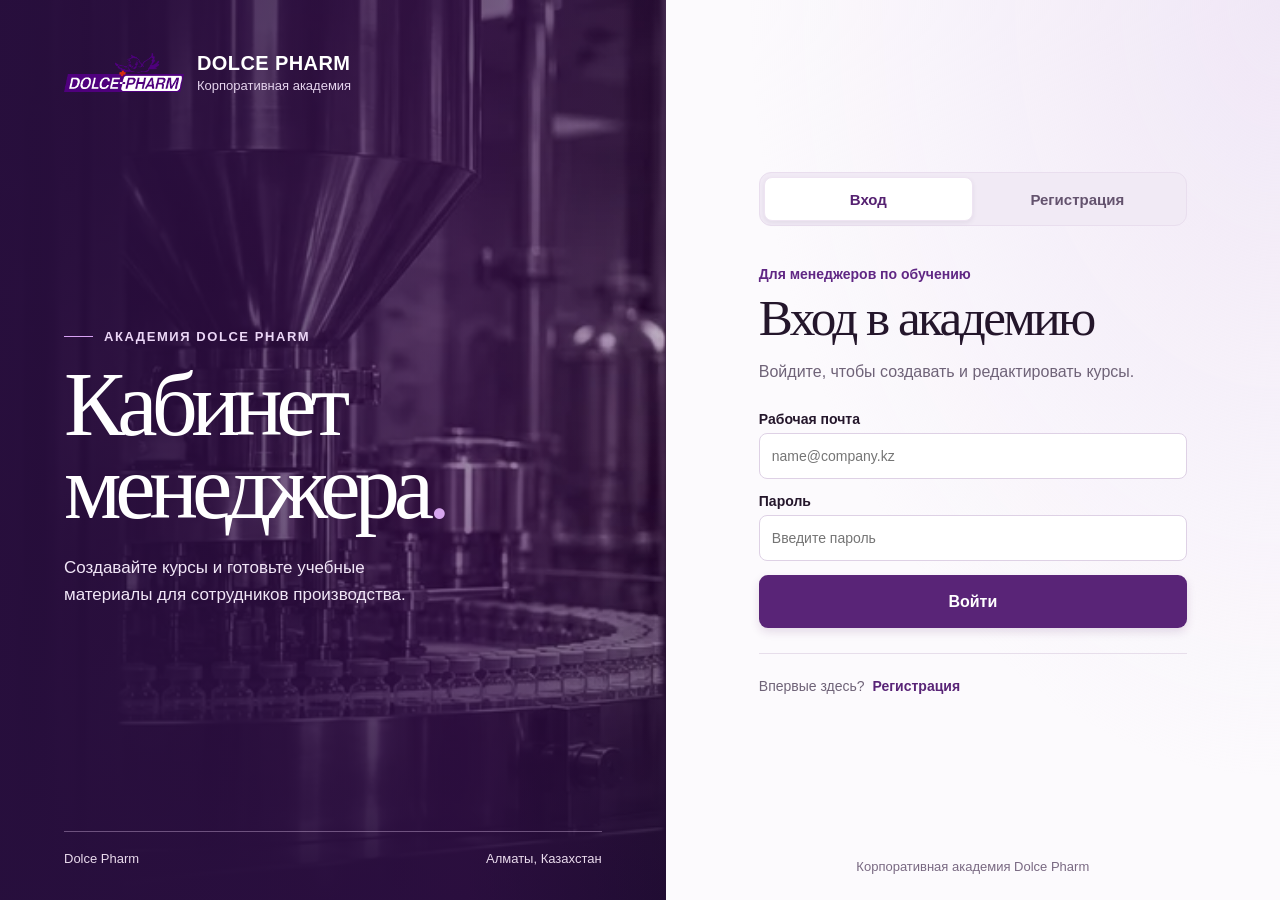
<file: index.html>
<!doctype html>
<html lang="ru">
<head>
  <meta charset="utf-8">
  <meta name="viewport" content="width=device-width, initial-scale=1">
  <meta name="theme-color" content="#2e103c">
  <title>Вход для менеджеров · Dolce Pharm</title>
  <link rel="stylesheet" href="style_reg.css">
  <script defer src="access.js"></script>
</head>
<body>
  <main class="layout">
    <section class="cover" aria-labelledby="cover-title">
      <a class="brand" href="./index.html">
        <img class="mark" src="1231.png" alt="">
        <span>
          <strong>DOLCE PHARM</strong>
          <small>Корпоративная академия</small>
        </span>
      </a>

      <div class="cover-copy">
        <p class="kicker">Академия Dolce Pharm</p>
        <h1 id="cover-title">Кабинет <br>менеджера<span>.</span></h1>
        <p>Создавайте курсы и готовьте учебные материалы для сотрудников производства.</p>
      </div>

      <div class="cover-footer">
        <span>Dolce Pharm</span>
        <span>Алматы, Казахстан</span>
      </div>
    </section>

    <section class="workspace" aria-label="Доступ к академии">
      <div class="content">
        <div class="tabs" aria-label="Способ доступа">
          <button type="button" aria-pressed="true" data-mode="login">
            Вход
          </button>
          <button type="button" aria-pressed="false" data-mode="register">
            Регистрация
          </button>
        </div>

        <div id="login">
          <p class="role">Для менеджеров по обучению</p>
          <h2>Вход в академию</h2>
          <p class="intro">Войдите, чтобы создавать и редактировать курсы.</p>

          <form id="login-form">
            <label>
              Рабочая почта
              <input name="email" type="email" autocomplete="username"
                     placeholder="name@company.kz" maxlength="254" required>
            </label>

            <label>
              Пароль
              <input name="password" type="password"
                     autocomplete="current-password"
                     placeholder="Введите пароль" maxlength="128" required>
            </label>

            <p class="feedback" role="alert" hidden></p>
            <button class="primary" type="submit">Войти</button>
          </form>

          <p class="alternate">
            Впервые здесь?
            <button class="link" type="button" data-mode="register">
              Регистрация
            </button>
          </p>
        </div>

        <div id="register" hidden>
          <p class="role">Для менеджеров по обучению</p>
          <h2>Регистрация</h2>
          <p class="intro">Используйте рабочую почту и код от администратора академии.</p>

          <form id="register-form">
            <label>
              Имя и фамилия
              <input name="name" autocomplete="name" placeholder="Имя Фамилия"
                     minlength="2" maxlength="120" required>
            </label>

            <label>
              Рабочая почта
              <input name="email" type="email" autocomplete="username"
                     placeholder="name@company.kz" maxlength="254" required>
            </label>

            <label>
              Пароль
              <input name="password" type="password" autocomplete="new-password"
                     placeholder="Минимум 12 символов"
                     minlength="12" maxlength="128" required>
            </label>

            <label>
              Код приглашения
              <input name="invite" autocomplete="off"
                     placeholder="Код от администратора" maxlength="128" required>
            </label>

            <p class="feedback" role="alert" hidden></p>
            <button class="primary" type="submit">Зарегистрироваться</button>
          </form>

          <p class="alternate">
            Уже есть аккаунт?
            <button class="link" type="button" data-mode="login">Войти</button>
          </p>
        </div>
      </div>

      <footer>Корпоративная академия Dolce Pharm</footer>
    </section>
  </main>
</body>
</html>
</file>
<file: style_reg.css>
:root {
  font-family: Inter, "Segoe UI", Arial, sans-serif;
  color: #24162b;
  background: #faf8fc;
  --violet: #602784;
  --muted: #6f6378;
  --line: #e7deeb;
}

* { box-sizing: border-box; }
body { margin: 0; }
button, input { font: inherit; }
button { cursor: pointer; }
[hidden] { display: none !important; }

:focus-visible {
  outline: 3px solid #aa71cd;
  outline-offset: 4px;
}

.layout {
  display: grid;
  grid-template-columns: minmax(0, 52fr) minmax(0, 48fr);
  min-height: 100svh;
}

.cover {
  position: relative;
  isolation: isolate;
  display: grid;
  grid-template-rows: auto 1fr auto;
  gap: 36px;
  min-height: 660px;
  padding: 52px clamp(28px, 5vw, 84px) 34px;
  background: #341348 url("cleanroom.webp") 65% center / cover;
  color: #fff;
}

.cover::before {
  content: "";
  position: absolute;
  inset: 0;
  z-index: -1;
  background:
    linear-gradient(90deg, #280f3eea, #37114c80 70%, #2e113e38),
    linear-gradient(0deg, #1d0b30, transparent 45%, #26103764);
}

.brand {
  display: inline-flex;
  align-items: center;
  width: max-content;
  gap: 13px;
  color: #fff;
  text-decoration: none;
}

.mark {
  width: 120px;
  height: 39px;
}

.brand strong, .brand small { display: block; }
.brand strong { font-size: 20px; letter-spacing: .4px; }
.brand small { margin-top: 3px; font-size: 13px; color: #e5d4ed; }

.cover-copy { align-self: center; }

.kicker {
  display: flex;
  align-items: center;
  gap: 11px;
  color: #ecd7f7;
  font-size: 13px;
  font-weight: 750;
  letter-spacing: .12em;
  text-transform: uppercase;
}

.kicker::before {
  content: "";
  width: 29px;
  height: 1px;
  background: #d8a1f4;
}

h1, h2 {
  font-family: Georgia, serif;
  font-weight: 400;
}

h1 {
  margin: 20px 0 24px;
  font-size: clamp(50px, 7.1vw, 110px);
  letter-spacing: -.068em;
  line-height: .91;
}

h1 span { color: #d6a5ee; }

.cover-copy > p:last-child {
  max-width: 370px;
  margin: 0;
  color: #f1e6f7;
  font-size: 17px;
  line-height: 1.6;
}

.cover-footer {
  display: flex;
  justify-content: space-between;
  gap: 12px;
  padding-top: 19px;
  border-top: 1px solid #f6d9ff55;
  color: #eadbed;
  font-size: 13px;
}

.workspace {
  position: relative;
  display: grid;
  place-items: center;
  padding: 55px 34px 85px;
  background: radial-gradient(ellipse at 100% 0, #f0e7f6, transparent 61%), #fcfafd;
}

.content { width: min(100%, 428px); }

.tabs {
  display: grid;
  grid-template-columns: 1fr 1fr;
  padding: 4px;
  margin-bottom: 40px;
  border: 1px solid #e9deee;
  border-radius: 12px;
  background: #f1eaf5;
}

.tabs button {
  min-height: 44px;
  border: 1px solid transparent;
  border-radius: 8px;
  background: transparent;
  color: #64536e;
  font-size: 15px;
  font-weight: 700;
}

.tabs button[aria-pressed="true"] {
  border-color: #eee4f2;
  background: #fff;
  color: #552171;
  box-shadow: 0 2px 5px #30184212;
}

.role {
  margin: 0 0 10px;
  color: var(--violet);
  font-size: 14px;
  font-weight: 700;
}

h2 {
  margin: 0 0 17px;
  font-size: clamp(36px, 4vw, 56px);
  letter-spacing: -.05em;
  line-height: 1;
}

.intro {
  margin: 0 0 26px;
  color: var(--muted);
  line-height: 1.55;
}

label {
  display: block;
  margin-bottom: 14px;
  font-size: 14px;
  font-weight: 700;
}

input {
  display: block;
  width: 100%;
  min-height: 46px;
  margin-top: 6px;
  padding: 9px 12px;
  border: 1px solid #ded1e5;
  border-radius: 8px;
  background: #fff;
  color: inherit;
  font-weight: 400;
}

.primary {
  width: 100%;
  min-height: 53px;
  padding: 12px 14px;
  border: 0;
  border-radius: 9px;
  background: #592477;
  color: #fff;
  font-weight: 750;
  box-shadow: 0 4px 10px #4d195c23;
}

.primary:hover { background: #46205a; }
.primary:disabled { opacity: .65; cursor: wait; }

.feedback {
  padding: 11px 13px;
  border: 1px solid #e4b8c8;
  border-radius: 8px;
  background: #fff4f7;
  color: #8a2346;
  font-size: 14px;
  line-height: 1.5;
}

.alternate {
  margin: 25px 0 0;
  padding-top: 20px;
  border-top: 1px solid var(--line);
  color: var(--muted);
  font-size: 14px;
}

.link {
  padding: 4px;
  border: 0;
  background: none;
  color: #592477;
  font-weight: 750;
}

.link:hover { text-decoration: underline; }

footer {
  position: absolute;
  bottom: 26px;
  color: #796982;
  font-size: 13px;
  text-align: center;
}

@media (max-width: 765px) {
  .layout { grid-template-columns: 1fr; }

  .cover {
    min-height: 310px;
    padding: 24px;
    gap: 27px;
    background-position: center 48%;
  }

  .cover-copy > p:last-child { font-size: 15px; }
  h1 { margin: 12px 0 14px; font-size: clamp(44px, 10vw, 67px); }
  h1 br, .cover-footer { display: none; }
  .workspace { padding: 34px 24px 70px; }
  .tabs { margin-bottom: 28px; }
}
</file>
